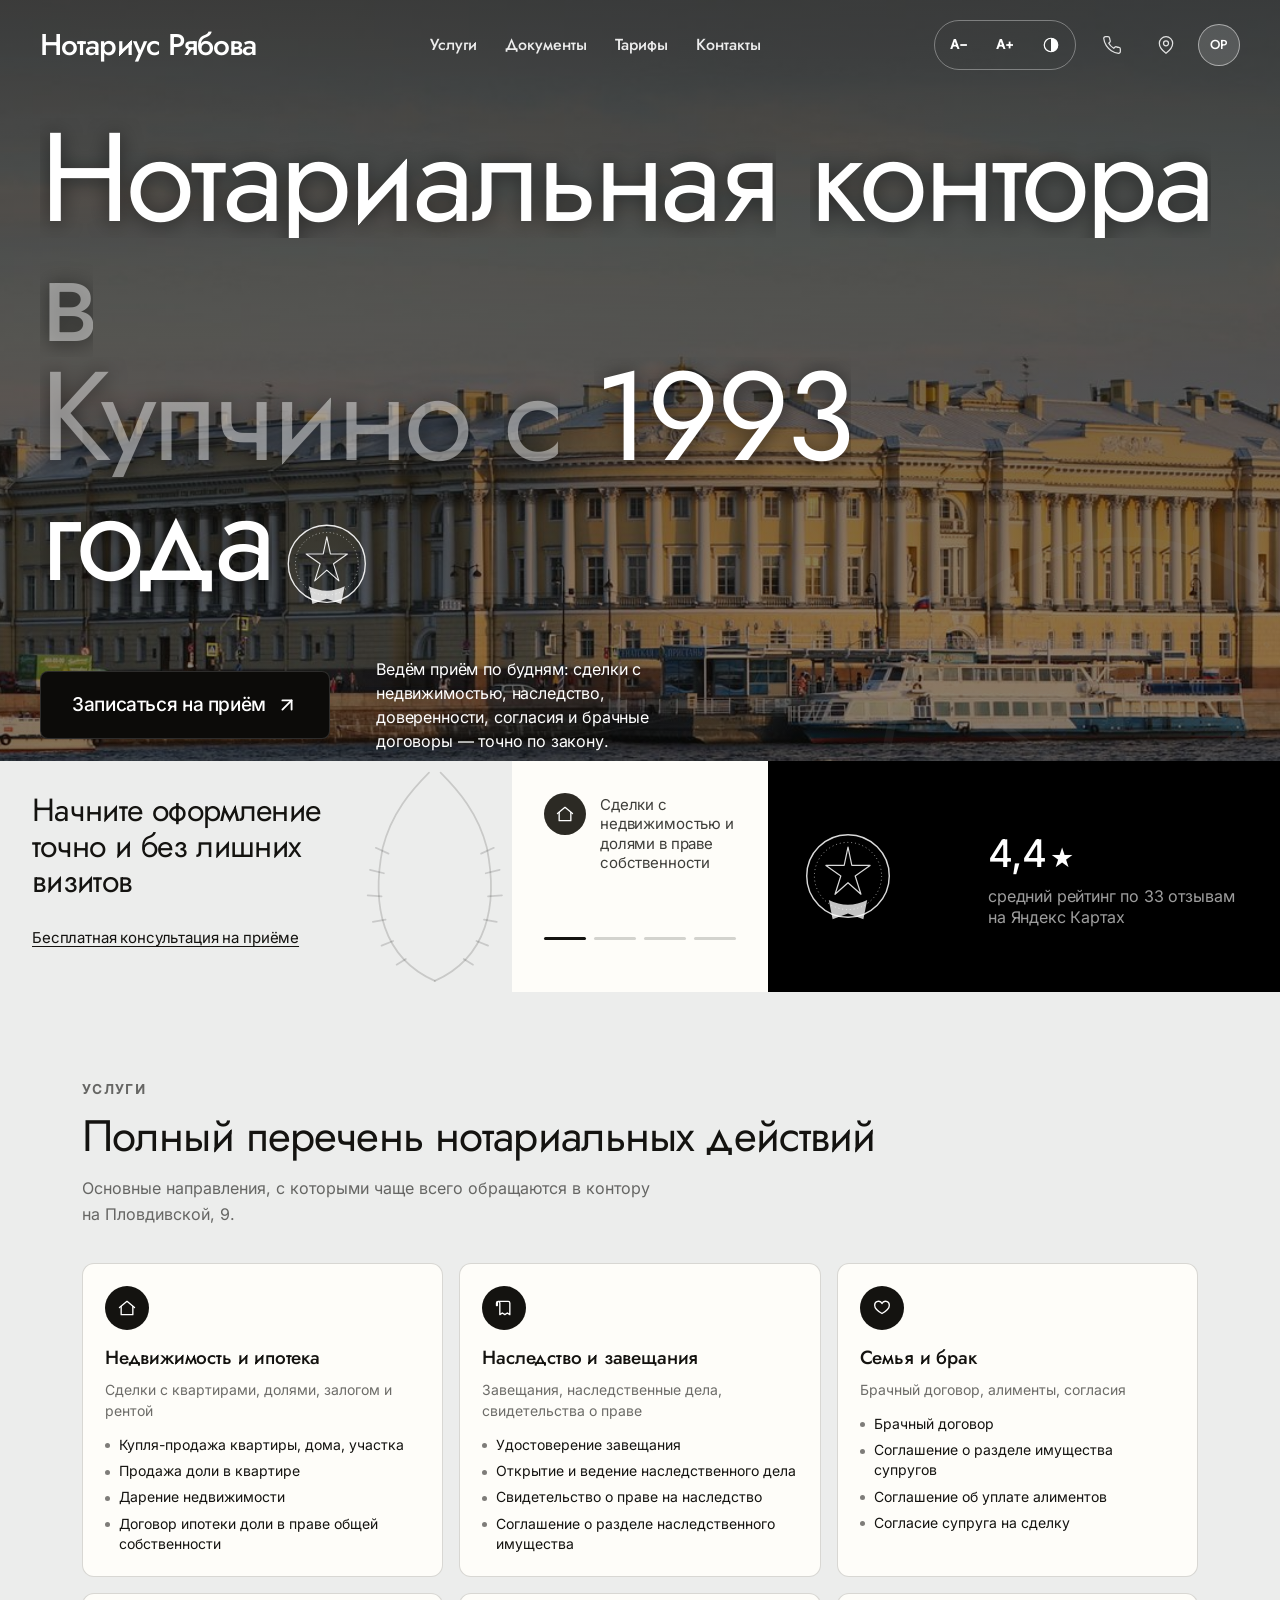
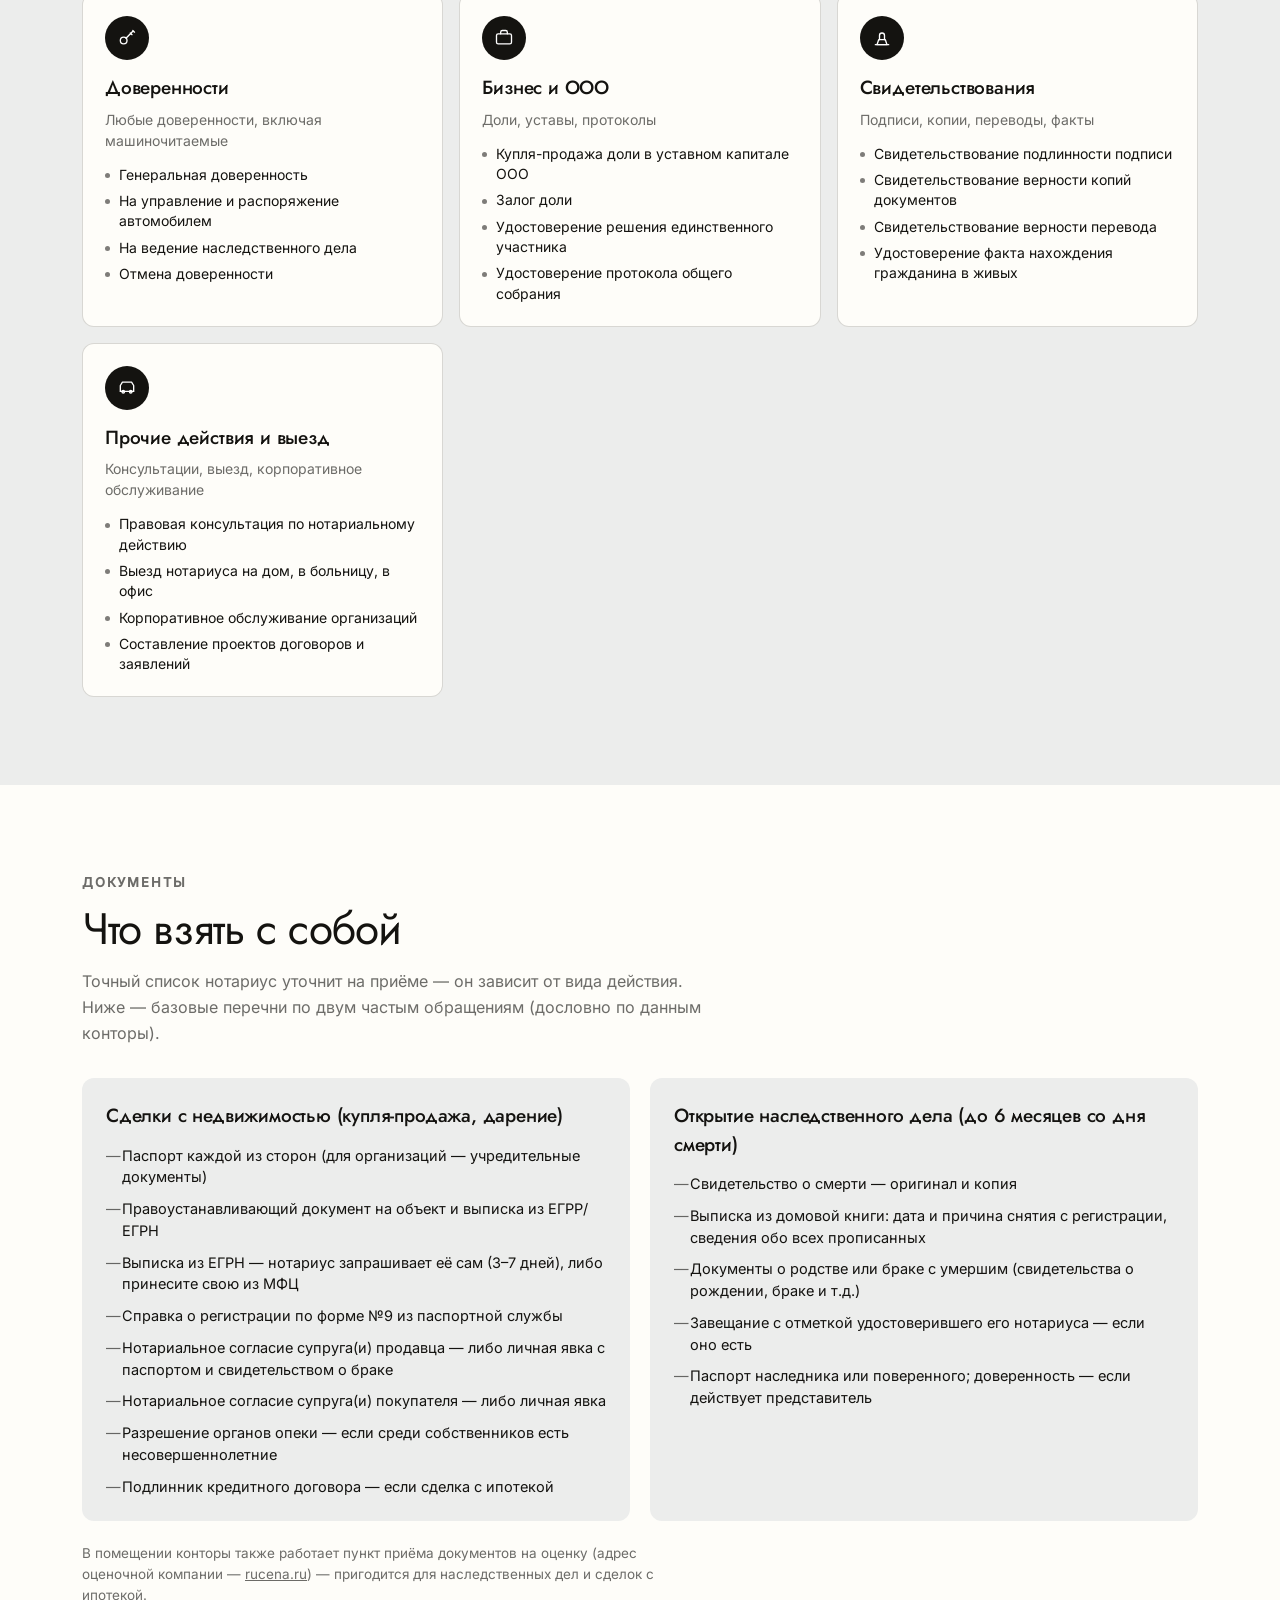
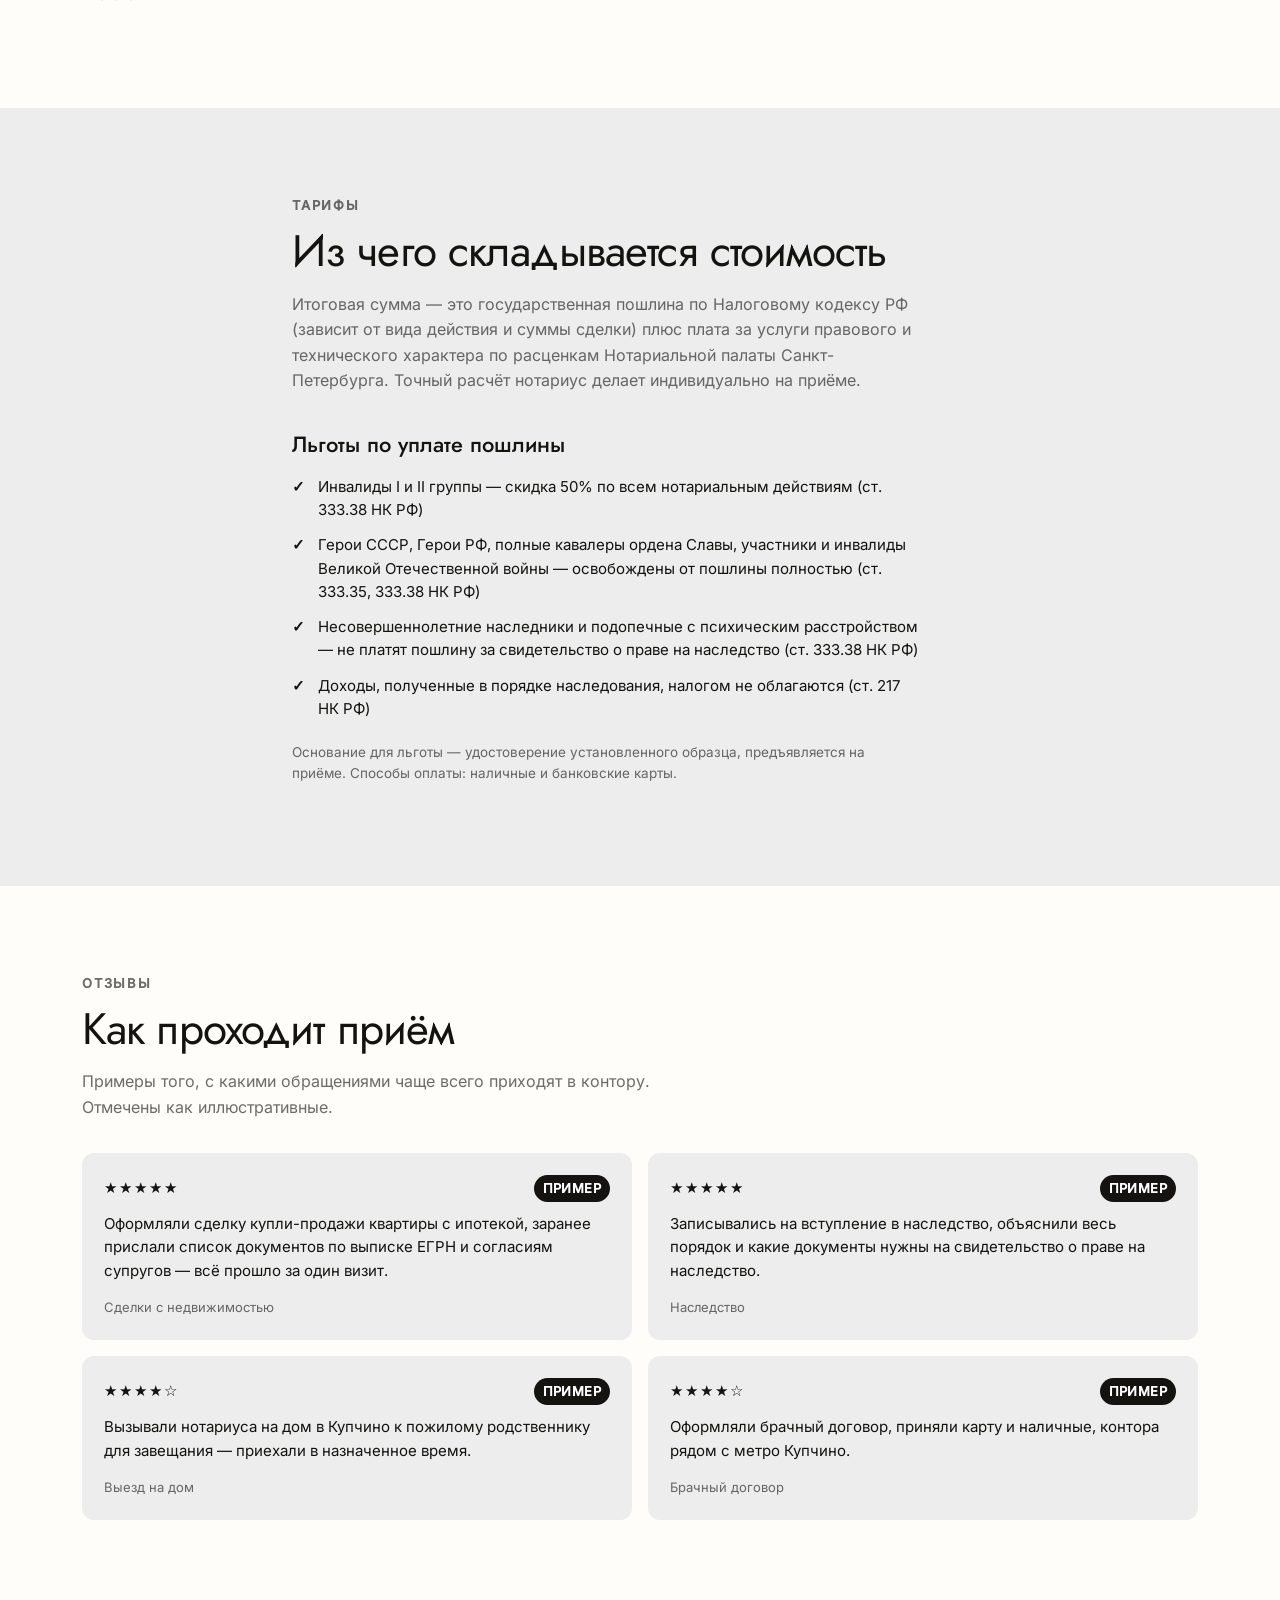
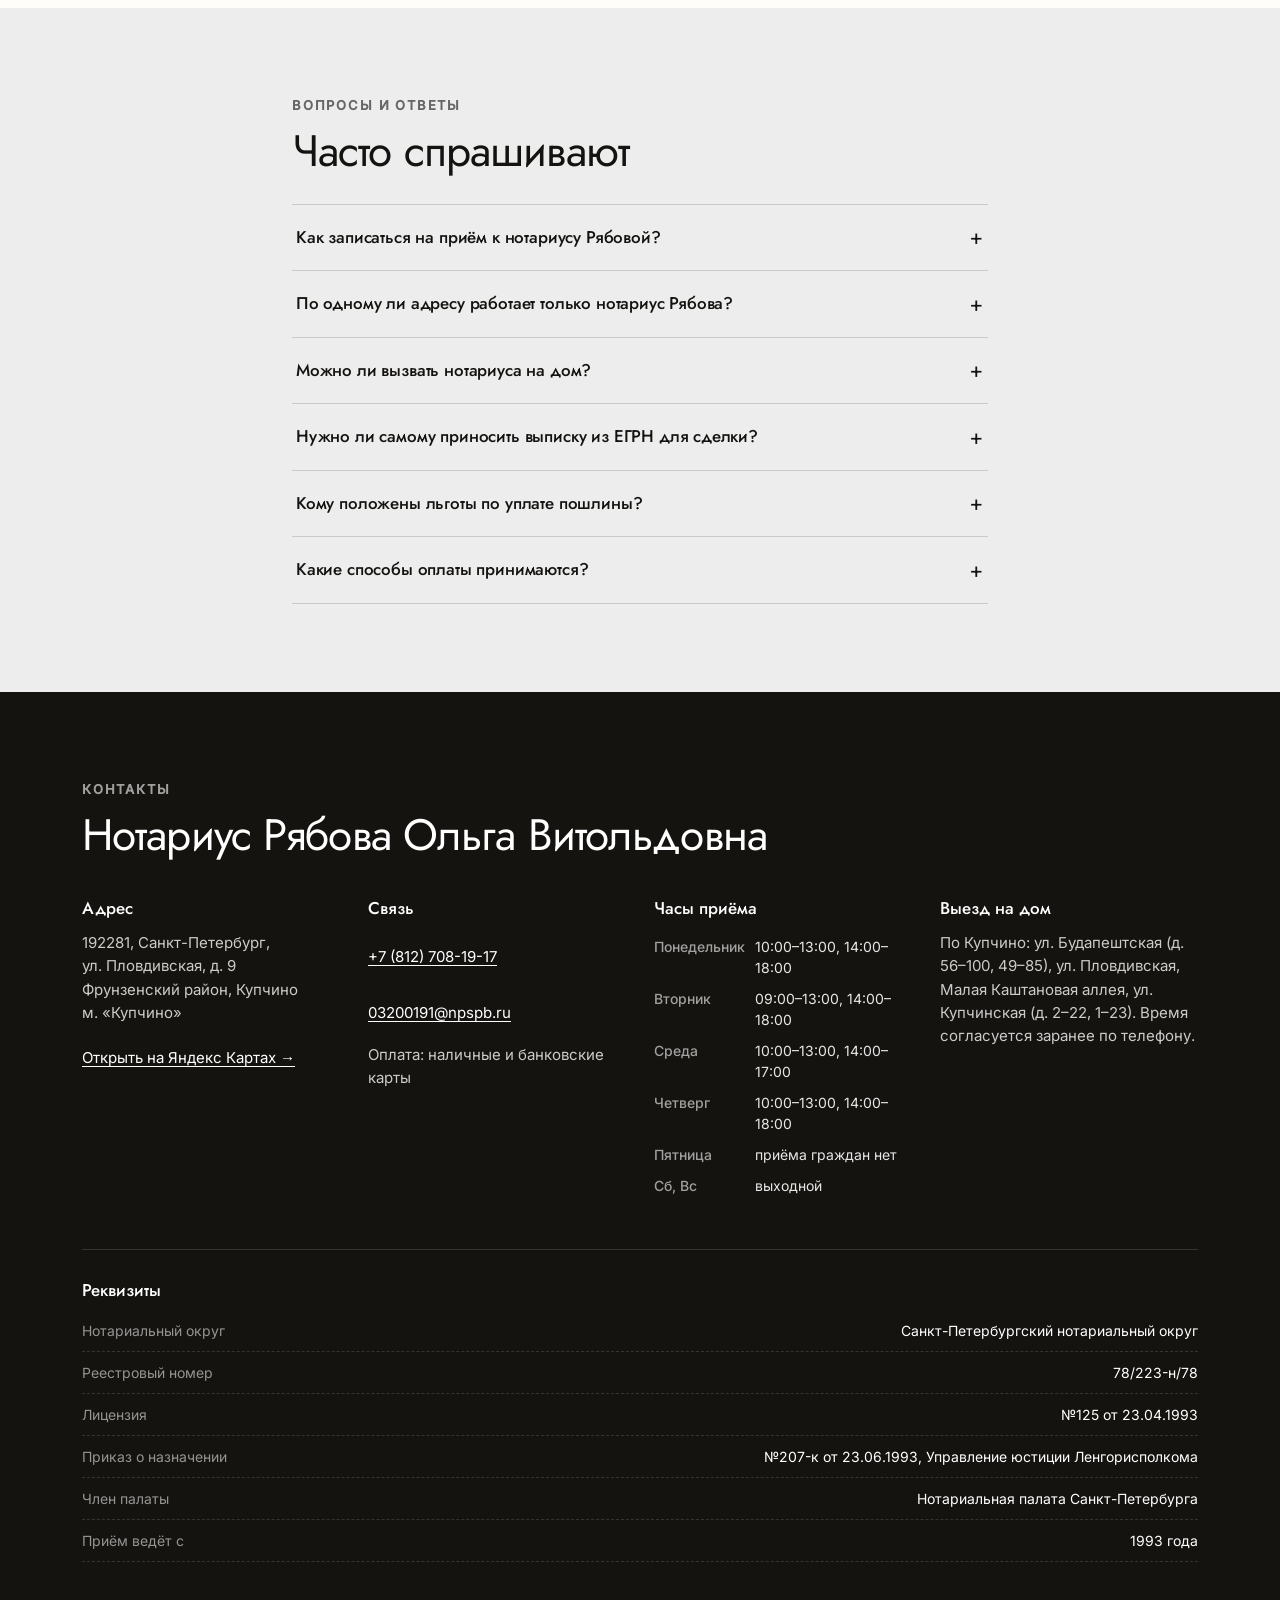
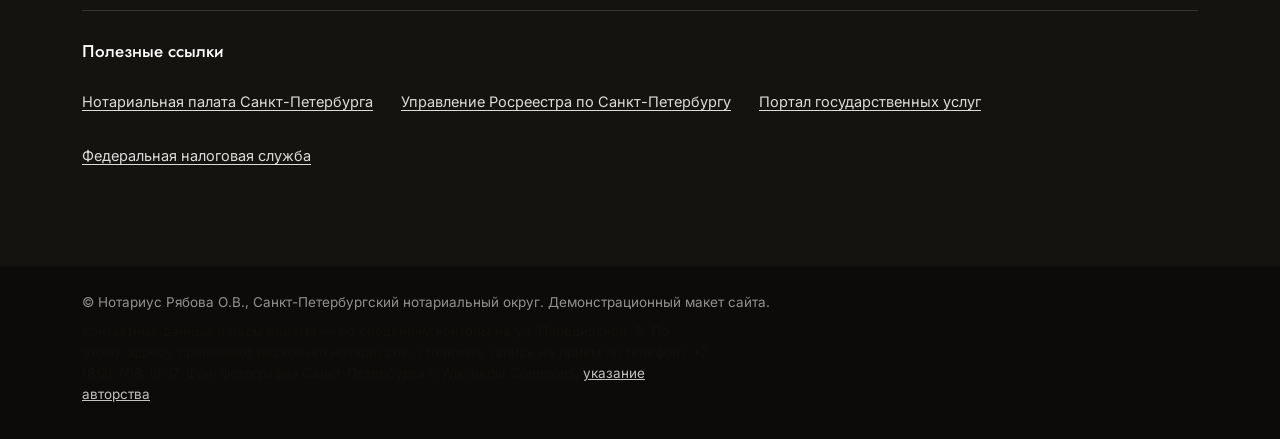
<file: index.html>
<!doctype html>
<html lang="ru">
<head>
<meta charset="UTF-8">
<meta name="viewport" content="width=device-width, initial-scale=1.0">
<title>Нотариус Рябова Ольга Витольдовна — Купчино, Пловдивская 9 | Санкт-Петербург</title>
<meta name="description" content="Нотариус Рябова Ольга Витольдовна, Санкт-Петербургский нотариальный округ, приём с 1993 года. Сделки с недвижимостью, наследство, доверенности, брачные договоры. Купчино, ул. Пловдивская, 9. Тел. +7 (812) 708-19-17.">
<meta name="robots" content="noindex, nofollow, noarchive">
<meta name="theme-color" content="#141310">
<link rel="canonical" href="https://kristall2002-art.github.io/v3-ryabova/">

<meta property="og:type" content="website">
<meta property="og:title" content="Нотариус Рябова Ольга Витольдовна — Купчино, Санкт-Петербург">
<meta property="og:description" content="Приём с 1993 года. Сделки с недвижимостью, наследство, доверенности, брачные договоры. Пловдивская, 9, м. Купчино.">
<meta property="og:image" content="img/bg-hero.jpg">
<meta property="og:locale" content="ru_RU">
<meta name="twitter:card" content="summary_large_image">

<link rel="stylesheet" href="styles.css">

<script type="application/ld+json">
{
  "@context": "https://schema.org",
  "@type": "Notary",
  "name": "Нотариус Рябова Ольга Витольдовна",
  "image": "img/bg-hero.jpg",
  "url": "https://kristall2002-art.github.io/v3-ryabova/",
  "telephone": "+7-812-708-19-17",
  "email": "03200191@npspb.ru",
  "priceRange": "по тарифу НК РФ",
  "paymentAccepted": "Наличные, банковские карты",
  "address": {
    "@type": "PostalAddress",
    "streetAddress": "ул. Пловдивская, д. 9",
    "addressLocality": "Санкт-Петербург",
    "addressRegion": "Санкт-Петербург",
    "postalCode": "192281",
    "addressCountry": "RU"
  },
  "geo": { "@type": "GeoCoordinates", "latitude": 59.8414922, "longitude": 30.3906568 },
  "areaServed": "Санкт-Петербургский нотариальный округ",
  "memberOf": { "@type": "Organization", "name": "Нотариальная палата Санкт-Петербурга" },
  "openingHoursSpecification": [
    { "@type": "OpeningHoursSpecification", "dayOfWeek": "Monday", "opens": "10:00", "closes": "13:00" },
    { "@type": "OpeningHoursSpecification", "dayOfWeek": "Monday", "opens": "14:00", "closes": "18:00" },
    { "@type": "OpeningHoursSpecification", "dayOfWeek": "Tuesday", "opens": "09:00", "closes": "13:00" },
    { "@type": "OpeningHoursSpecification", "dayOfWeek": "Tuesday", "opens": "14:00", "closes": "18:00" },
    { "@type": "OpeningHoursSpecification", "dayOfWeek": "Wednesday", "opens": "10:00", "closes": "13:00" },
    { "@type": "OpeningHoursSpecification", "dayOfWeek": "Wednesday", "opens": "14:00", "closes": "17:00" },
    { "@type": "OpeningHoursSpecification", "dayOfWeek": "Thursday", "opens": "10:00", "closes": "13:00" },
    { "@type": "OpeningHoursSpecification", "dayOfWeek": "Thursday", "opens": "14:00", "closes": "18:00" }
  ],
  "aggregateRating": { "@type": "AggregateRating", "ratingValue": "4.4", "reviewCount": "33" }
}
</script>
<script type="application/ld+json">
{
  "@context": "https://schema.org",
  "@type": "FAQPage",
  "mainEntity": [
    {
      "@type": "Question",
      "name": "Как записаться на приём к нотариусу Рябовой?",
      "acceptedAnswer": { "@type": "Answer", "text": "По телефону +7 (812) 708-19-17. Приём ведётся по будням: пн 10:00–13:00 и 14:00–18:00, вт 09:00–13:00 и 14:00–18:00, ср 10:00–13:00 и 14:00–17:00, чт 10:00–13:00 и 14:00–18:00. В пятницу приёма граждан нет, суббота и воскресенье — выходные." }
    },
    {
      "@type": "Question",
      "name": "По одному ли адресу работает только нотариус Рябова?",
      "acceptedAnswer": { "@type": "Answer", "text": "По адресу Пловдивская, 9 находится нотариальная контора, в которой ведут приём несколько независимых нотариусов. Чтобы попасть именно к нотариусу Рябовой О.В., звоните по её телефону +7 (812) 708-19-17." }
    },
    {
      "@type": "Question",
      "name": "Можно ли вызвать нотариуса на дом?",
      "acceptedAnswer": { "@type": "Answer", "text": "Да, в пределах Купчино — Будапештская, Пловдивская, Малая Каштановая аллея, Купчинская. Время выезда согласуется заранее по телефону." }
    },
    {
      "@type": "Question",
      "name": "Нужно ли самому приносить выписку из ЕГРН для сделки?",
      "acceptedAnswer": { "@type": "Answer", "text": "Нет, при удостоверении сделки нотариус самостоятельно запрашивает выписку из ЕГРН в электронном виде — это занимает от 3 до 7 дней. При желании собственник может получить выписку заранее сам через МФЦ." }
    },
    {
      "@type": "Question",
      "name": "Кому положены льготы по уплате пошлины?",
      "acceptedAnswer": { "@type": "Answer", "text": "Инвалиды I и II группы — скидка 50% по всем нотариальным действиям (ст. 333.38 НК РФ). Герои СССР и РФ, полные кавалеры ордена Славы, участники и инвалиды ВОВ — освобождены от пошлины полностью (ст. 333.35, 333.38 НК РФ). Несовершеннолетние наследники и подопечные с психическим расстройством не платят пошлину за свидетельство о праве на наследство." }
    },
    {
      "@type": "Question",
      "name": "Какие способы оплаты принимаются?",
      "acceptedAnswer": { "@type": "Answer", "text": "Наличные деньги и банковские карты." }
    }
  ]
}
</script>
</head>
<body>
<a class="skip-link" href="#main">Перейти к содержанию</a>

<div class="page">

  <!-- ===== HERO (полноэкранный, фон-фото) ===== -->
  <div class="hero" id="top">
    <picture class="hero-bg" aria-hidden="true">
      <source media="(max-width:760px)" srcset="img/bg-hero-mobile.jpg">
      <img src="img/bg-hero.jpg" alt="" width="1920" height="836" loading="eager" fetchpriority="high">
    </picture>
    <div class="hero-veil" aria-hidden="true"></div>

    <nav class="nav animate-fade-in" aria-label="Основная навигация">
      <a href="#top" class="brand animate-slide-left delay-200">Нотариус&nbsp;Рябова</a>

      <ul class="nav-links animate-fade-in delay-400">
        <li><a href="#services">Услуги</a></li>
        <li><a href="#documents">Документы</a></li>
        <li><a href="#tariffs">Тарифы</a></li>
        <li><a href="#contacts">Контакты</a></li>
      </ul>

      <div class="nav-tools animate-slide-right delay-300">
        <div class="a11y-box" role="group" aria-label="Настройки просмотра">
          <button type="button" data-fs="down" aria-label="Уменьшить размер текста">А&minus;</button>
          <button type="button" data-fs="up" aria-label="Увеличить размер текста">А+</button>
          <button type="button" data-contrast aria-label="Версия для слабовидящих" aria-pressed="false">
            <svg width="18" height="18" viewBox="0 0 24 24" fill="none" aria-hidden="true"><circle cx="12" cy="12" r="9" stroke="currentColor" stroke-width="1.6"/><path d="M12 3a9 9 0 0 1 0 18z" fill="currentColor"/></svg>
          </button>
        </div>
        <a class="icon-btn" href="tel:+78127081917" aria-label="Позвонить нотариусу">
          <svg width="20" height="20" viewBox="0 0 24 24" fill="none" stroke="currentColor" stroke-width="1.5" stroke-linecap="round" stroke-linejoin="round" aria-hidden="true"><path d="M22 16.92v3a2 2 0 0 1-2.18 2 19.79 19.79 0 0 1-8.63-3.07 19.5 19.5 0 0 1-6-6 19.79 19.79 0 0 1-3.07-8.67A2 2 0 0 1 4.11 2h3a2 2 0 0 1 2 1.72c.127.96.361 1.903.7 2.81a2 2 0 0 1-.45 2.11L8.09 9.91a16 16 0 0 0 6 6l1.27-1.27a2 2 0 0 1 2.11-.45c.907.339 1.85.573 2.81.7A2 2 0 0 1 22 16.92Z"/></svg>
        </a>
        <a class="icon-btn" href="#contacts" aria-label="Адрес и как добраться">
          <svg width="20" height="20" viewBox="0 0 24 24" fill="none" stroke="currentColor" stroke-width="1.5" stroke-linecap="round" stroke-linejoin="round" aria-hidden="true"><path d="M20 10c0 6-8 12-8 12s-8-6-8-12a8 8 0 0 1 16 0Z"/><circle cx="12" cy="10" r="3"/></svg>
        </a>
        <span class="avatar" aria-hidden="true">ОР</span>
        <button type="button" id="menuBtn" class="burger" aria-label="Открыть меню" aria-expanded="false" aria-controls="mobileMenu">
          <svg width="24" height="24" viewBox="0 0 24 24" fill="none" stroke="currentColor" stroke-width="2" stroke-linecap="round" aria-hidden="true"><line x1="4" x2="20" y1="12" y2="12"/><line x1="4" x2="20" y1="6" y2="6"/><line x1="4" x2="20" y1="18" y2="18"/></svg>
        </button>
      </div>
    </nav>

    <div id="mobileMenu" class="mobile-menu" aria-hidden="true">
      <button type="button" id="closeMenuBtn" class="close-menu" aria-label="Закрыть меню">
        <svg width="26" height="26" viewBox="0 0 24 24" fill="none" stroke="currentColor" stroke-width="2" stroke-linecap="round" aria-hidden="true"><path d="M18 6 6 18"/><path d="m6 6 12 12"/></svg>
      </button>
      <ul>
        <li><a href="#services">Услуги</a></li>
        <li><a href="#documents">Документы</a></li>
        <li><a href="#tariffs">Тарифы</a></li>
        <li><a href="#contacts">Контакты</a></li>
      </ul>
      <div class="a11y-box mobile-a11y" role="group" aria-label="Настройки просмотра">
        <button type="button" data-fs="down" aria-label="Уменьшить размер текста">А&minus;</button>
        <button type="button" data-fs="up" aria-label="Увеличить размер текста">А+</button>
        <button type="button" data-contrast aria-label="Версия для слабовидящих" aria-pressed="false">Контраст</button>
      </div>
    </div>

    <main id="main">
    <section class="hero-body">
      <h1 class="headline">
        <span class="wr"><span style="animation-delay:.3s" class="on">Нотариальная</span></span>
        <span class="wr"><span style="animation-delay:.4s" class="on">контора</span></span>
        <span class="wr"><span style="animation-delay:.5s" class="dim">в</span></span>
        <br>
        <span class="wr"><span style="animation-delay:.6s" class="dim">Купчино</span></span>
        <span class="wr"><span style="animation-delay:.7s" class="dim">с</span></span>
        <span class="wr"><span style="animation-delay:.8s" class="on">1993</span></span>
        <br>
        <span class="wr"><span style="animation-delay:.9s" class="on">года</span></span><span class="seal-inline animate-scale-in delay-1000" aria-hidden="true"><svg viewBox="0 0 200 200" xmlns="http://www.w3.org/2000/svg"><circle cx="100" cy="100" r="86" fill="none" stroke="currentColor" stroke-width="3"/><circle cx="100" cy="100" r="70" fill="none" stroke="currentColor" stroke-width="1.5" stroke-dasharray="2 6"/><path d="M100 40 108 78 146 78 115 100 127 138 100 114 73 138 85 100 54 78 92 78 Z" fill="none" stroke="currentColor" stroke-width="2.5" stroke-linejoin="round"/><path d="M60 150 Q100 170 140 150 L132 190 100 178 68 190 Z" fill="currentColor" opacity=".9"/></svg></span>
      </h1>

      <div class="cta-row animate-fade-up delay-600">
        <a class="cta-btn" href="tel:+78127081917">
          Записаться на приём
          <svg width="22" height="22" viewBox="0 0 24 24" fill="none" stroke="currentColor" stroke-width="2" stroke-linecap="round" stroke-linejoin="round" aria-hidden="true"><path d="M7 7h10v10"/><path d="M7 17 17 7"/></svg>
        </a>
        <p class="cta-text">Ведём приём по будням: сделки с недвижимостью, наследство, доверенности, согласия и брачные договоры — точно по закону.</p>
      </div>
    </section>

    <div class="emblem-mobile animate-scale-in delay-800" aria-hidden="true"><svg viewBox="0 0 200 200" xmlns="http://www.w3.org/2000/svg"><circle cx="100" cy="100" r="86" fill="none" stroke="currentColor" stroke-width="3"/><circle cx="100" cy="100" r="70" fill="none" stroke="currentColor" stroke-width="1.5" stroke-dasharray="2 6"/><path d="M100 40 108 78 146 78 115 100 127 138 100 114 73 138 85 100 54 78 92 78 Z" fill="none" stroke="currentColor" stroke-width="2.5" stroke-linejoin="round"/><path d="M60 150 Q100 170 140 150 L132 190 100 178 68 190 Z" fill="currentColor" opacity=".9"/></svg></div>

    <!-- ===== 3-панельная полоса ===== -->
    <div class="panels">
      <div class="panel panel-1 animate-fade-up delay-900">
        <p class="panel-1-text">Начните оформление точно и без&nbsp;лишних визитов</p>
        <a class="panel-link" href="tel:+78127081917">Бесплатная консультация на приёме</a>
        <div class="panel-1-deco" aria-hidden="true"><svg viewBox="0 0 300 400" xmlns="http://www.w3.org/2000/svg"><g fill="none" stroke="currentColor" stroke-width="3" stroke-linecap="round"><path d="M150 380 C60 340 40 250 60 150 C75 90 110 50 140 20"/><path d="M150 380 C240 340 260 250 240 150 C225 90 190 50 160 20"/><path d="M70 160 L48 150"/><path d="M62 194 L38 188"/><path d="M58 234 L34 232"/><path d="M65 274 L43 278"/><path d="M78 311 L58 319"/><path d="M100 342 L84 352"/><path d="M230 160 L252 150"/><path d="M238 194 L262 188"/><path d="M242 234 L266 232"/><path d="M235 274 L257 278"/><path d="M222 311 L242 319"/><path d="M200 342 L216 352"/></g></svg></div>
      </div>

      <div class="panel panel-2 animate-fade-up delay-1000">
        <div class="cards" id="cardContainer"></div>
        <div class="dots" id="cardDots" role="tablist" aria-label="Категории услуг"></div>
      </div>

      <div class="panel panel-3 animate-fade-up delay-1100">
        <div class="panel-3-ico" aria-hidden="true"><svg viewBox="0 0 200 200" xmlns="http://www.w3.org/2000/svg"><circle cx="100" cy="100" r="86" fill="none" stroke="currentColor" stroke-width="3"/><circle cx="100" cy="100" r="70" fill="none" stroke="currentColor" stroke-width="1.5" stroke-dasharray="2 6"/><path d="M100 40 108 78 146 78 115 100 127 138 100 114 73 138 85 100 54 78 92 78 Z" fill="none" stroke="currentColor" stroke-width="2.5" stroke-linejoin="round"/><path d="M60 150 Q100 170 140 150 L132 190 100 178 68 190 Z" fill="currentColor" opacity=".9"/></svg></div>
        <div>
          <p class="stat-num">4,4<span class="stat-star">★</span></p>
          <p class="stat-text">средний рейтинг по 33 отзывам на Яндекс Картах</p>
        </div>
      </div>
    </div>

    <div class="emblem-desktop animate-scale-in delay-700" aria-hidden="true"><svg viewBox="0 0 200 200" xmlns="http://www.w3.org/2000/svg"><circle cx="100" cy="100" r="86" fill="none" stroke="currentColor" stroke-width="3"/><circle cx="100" cy="100" r="70" fill="none" stroke="currentColor" stroke-width="1.5" stroke-dasharray="2 6"/><path d="M100 40 108 78 146 78 115 100 127 138 100 114 73 138 85 100 54 78 92 78 Z" fill="none" stroke="currentColor" stroke-width="2.5" stroke-linejoin="round"/><path d="M60 150 Q100 170 140 150 L132 190 100 178 68 190 Z" fill="currentColor" opacity=".9"/></svg></div>
    </div><!-- /hero -->
  </div>

  <!-- ===== УСЛУГИ ===== -->
  <section id="services" class="section section-mist" aria-labelledby="services-h">
    <div class="wrap">
      <p class="kicker">Услуги</p>
      <h2 id="services-h" class="h2">Полный перечень нотариальных действий</h2>
      <p class="lead">Основные направления, с которыми чаще всего обращаются в контору на&nbsp;Пловдивской, 9.</p>
      <div class="svc-grid" id="svcGrid"></div>
    </div>
  </section>

  <!-- ===== ДОКУМЕНТЫ ===== -->
  <section id="documents" class="section section-paper" aria-labelledby="documents-h">
    <div class="wrap">
      <p class="kicker">Документы</p>
      <h2 id="documents-h" class="h2">Что взять с собой</h2>
      <p class="lead">Точный список нотариус уточнит на приёме — он зависит от вида действия. Ниже — базовые перечни по двум частым обращениям (дословно по данным конторы).</p>

      <div class="doc-grid">
        <article class="doc-card">
          <h3>Сделки с недвижимостью (купля-продажа, дарение)</h3>
          <ul>
            <li>Паспорт каждой из сторон (для организаций — учредительные документы)</li>
            <li>Правоустанавливающий документ на объект и выписка из ЕГРР/ЕГРН</li>
            <li>Выписка из ЕГРН — нотариус запрашивает её сам (3–7 дней), либо принесите свою из МФЦ</li>
            <li>Справка о регистрации по форме №9 из паспортной службы</li>
            <li>Нотариальное согласие супруга(и) продавца — либо личная явка с паспортом и свидетельством о браке</li>
            <li>Нотариальное согласие супруга(и) покупателя — либо личная явка</li>
            <li>Разрешение органов опеки — если среди собственников есть несовершеннолетние</li>
            <li>Подлинник кредитного договора — если сделка с ипотекой</li>
          </ul>
        </article>

        <article class="doc-card">
          <h3>Открытие наследственного дела (до 6 месяцев со дня смерти)</h3>
          <ul>
            <li>Свидетельство о смерти — оригинал и копия</li>
            <li>Выписка из домовой книги: дата и причина снятия с регистрации, сведения обо всех прописанных</li>
            <li>Документы о родстве или браке с умершим (свидетельства о рождении, браке и т.д.)</li>
            <li>Завещание с отметкой удостоверившего его нотариуса — если оно есть</li>
            <li>Паспорт наследника или поверенного; доверенность — если действует представитель</li>
          </ul>
        </article>
      </div>

      <p class="fine-note">В помещении конторы также работает пункт приёма документов на оценку (адрес оценочной компании — <a href="https://rucena.ru/" target="_blank" rel="noopener">rucena.ru</a>) — пригодится для наследственных дел и сделок с ипотекой.</p>
    </div>
  </section>

  <!-- ===== ТАРИФЫ ===== -->
  <section id="tariffs" class="section section-mist" aria-labelledby="tariffs-h">
    <div class="wrap wrap-narrow">
      <p class="kicker">Тарифы</p>
      <h2 id="tariffs-h" class="h2">Из чего складывается стоимость</h2>
      <p class="lead">Итоговая сумма — это государственная пошлина по Налоговому кодексу РФ (зависит от вида действия и суммы сделки) плюс плата за услуги правового и технического характера по расценкам Нотариальной палаты Санкт-Петербурга. Точный расчёт нотариус делает индивидуально на приёме.</p>

      <h3 class="h3">Льготы по уплате пошлины</h3>
      <ul class="check-list">
        <li>Инвалиды I и II группы — скидка 50% по всем нотариальным действиям (ст. 333.38 НК РФ)</li>
        <li>Герои СССР, Герои РФ, полные кавалеры ордена Славы, участники и инвалиды Великой Отечественной войны — освобождены от пошлины полностью (ст. 333.35, 333.38 НК РФ)</li>
        <li>Несовершеннолетние наследники и подопечные с психическим расстройством — не платят пошлину за свидетельство о праве на наследство (ст. 333.38 НК РФ)</li>
        <li>Доходы, полученные в порядке наследования, налогом не облагаются (ст. 217 НК РФ)</li>
      </ul>
      <p class="fine-note">Основание для льготы — удостоверение установленного образца, предъявляется на приёме. Способы оплаты: наличные и банковские карты.</p>
    </div>
  </section>

  <!-- ===== ОТЗЫВЫ ===== -->
  <section id="reviews" class="section section-paper" aria-labelledby="reviews-h">
    <div class="wrap">
      <p class="kicker">Отзывы</p>
      <h2 id="reviews-h" class="h2">Как проходит приём</h2>
      <p class="lead">Примеры того, с какими обращениями чаще всего приходят в контору. Отмечены как иллюстративные.</p>
      <div class="rev-grid" id="revGrid"></div>
    </div>
  </section>

  <!-- ===== FAQ ===== -->
  <section id="faq" class="section section-mist" aria-labelledby="faq-h">
    <div class="wrap wrap-narrow">
      <p class="kicker">Вопросы и ответы</p>
      <h2 id="faq-h" class="h2">Часто спрашивают</h2>
      <div class="accordion" id="faqList"></div>
    </div>
  </section>

  <!-- ===== КОНТАКТЫ ===== -->
  <section id="contacts" class="section section-dark" aria-labelledby="contacts-h">
    <div class="wrap">
      <p class="kicker kicker-light">Контакты</p>
      <h2 id="contacts-h" class="h2 h2-light">Нотариус Рябова Ольга Витольдовна</h2>

      <div class="contact-grid">
        <div class="contact-block">
          <h3>Адрес</h3>
          <p>192281, Санкт-Петербург,<br>ул. Пловдивская, д. 9<br>Фрунзенский район, Купчино<br>м. «Купчино»</p>
          <a class="text-link" href="https://yandex.ru/maps/org/1414993983/" target="_blank" rel="noopener">Открыть на Яндекс Картах →</a>
        </div>
        <div class="contact-block">
          <h3>Связь</h3>
          <p><a class="text-link" href="tel:+78127081917">+7 (812) 708-19-17</a></p>
          <p><a class="text-link" href="mailto:03200191@npspb.ru">03200191@npspb.ru</a></p>
          <p class="fine-note">Оплата: наличные и банковские карты</p>
        </div>
        <div class="contact-block">
          <h3>Часы приёма</h3>
          <table class="hours">
            <tbody>
              <tr><th>Понедельник</th><td>10:00–13:00, 14:00–18:00</td></tr>
              <tr><th>Вторник</th><td>09:00–13:00, 14:00–18:00</td></tr>
              <tr><th>Среда</th><td>10:00–13:00, 14:00–17:00</td></tr>
              <tr><th>Четверг</th><td>10:00–13:00, 14:00–18:00</td></tr>
              <tr><th>Пятница</th><td>приёма граждан нет</td></tr>
              <tr><th>Сб, Вс</th><td>выходной</td></tr>
            </tbody>
          </table>
        </div>
        <div class="contact-block">
          <h3>Выезд на дом</h3>
          <p>По Купчино: ул. Будапештская (д. 56–100, 49–85), ул. Пловдивская, Малая Каштановая аллея, ул. Купчинская (д. 2–22, 1–23). Время согласуется заранее по телефону.</p>
        </div>
      </div>

      <div class="requisites">
        <h3>Реквизиты</h3>
        <ul>
          <li><span>Нотариальный округ</span><span>Санкт-Петербургский нотариальный округ</span></li>
          <li><span>Реестровый номер</span><span>78/223-н/78</span></li>
          <li><span>Лицензия</span><span>№125 от 23.04.1993</span></li>
          <li><span>Приказ о назначении</span><span>№207-к от 23.06.1993, Управление юстиции Ленгорисполкома</span></li>
          <li><span>Член палаты</span><span>Нотариальная палата Санкт-Петербурга</span></li>
          <li><span>Приём ведёт с</span><span>1993 года</span></li>
        </ul>
      </div>

      <div class="useful-links">
        <h3>Полезные ссылки</h3>
        <ul>
          <li><a href="http://www.npspb.ru/" target="_blank" rel="noopener">Нотариальная палата Санкт-Петербурга</a></li>
          <li><a href="http://www.to78.rosreestr.ru/" target="_blank" rel="noopener">Управление Росреестра по Санкт-Петербургу</a></li>
          <li><a href="https://www.gosuslugi.ru/" target="_blank" rel="noopener">Портал государственных услуг</a></li>
          <li><a href="https://www.nalog.gov.ru/" target="_blank" rel="noopener">Федеральная налоговая служба</a></li>
        </ul>
      </div>
    </div>
  </section>

  <footer class="site-footer">
    <div class="wrap footer-wrap">
      <p>© Нотариус Рябова О.В., Санкт-Петербургский нотариальный округ. Демонстрационный макет сайта.</p>
      <p class="fine-note">Контактные данные и часы приёма — по сведениям конторы на ул. Пловдивской, 9. По этому адресу принимают несколько нотариусов; уточняйте запись на приём по телефону +7 (812) 708-19-17. Фон: фотография Санкт-Петербурга с Wikimedia Commons, <a href="credits.html">указание авторства</a>.</p>
    </div>
  </footer>

</div>

<script src="script.js"></script>
</body>
</html>
</file>
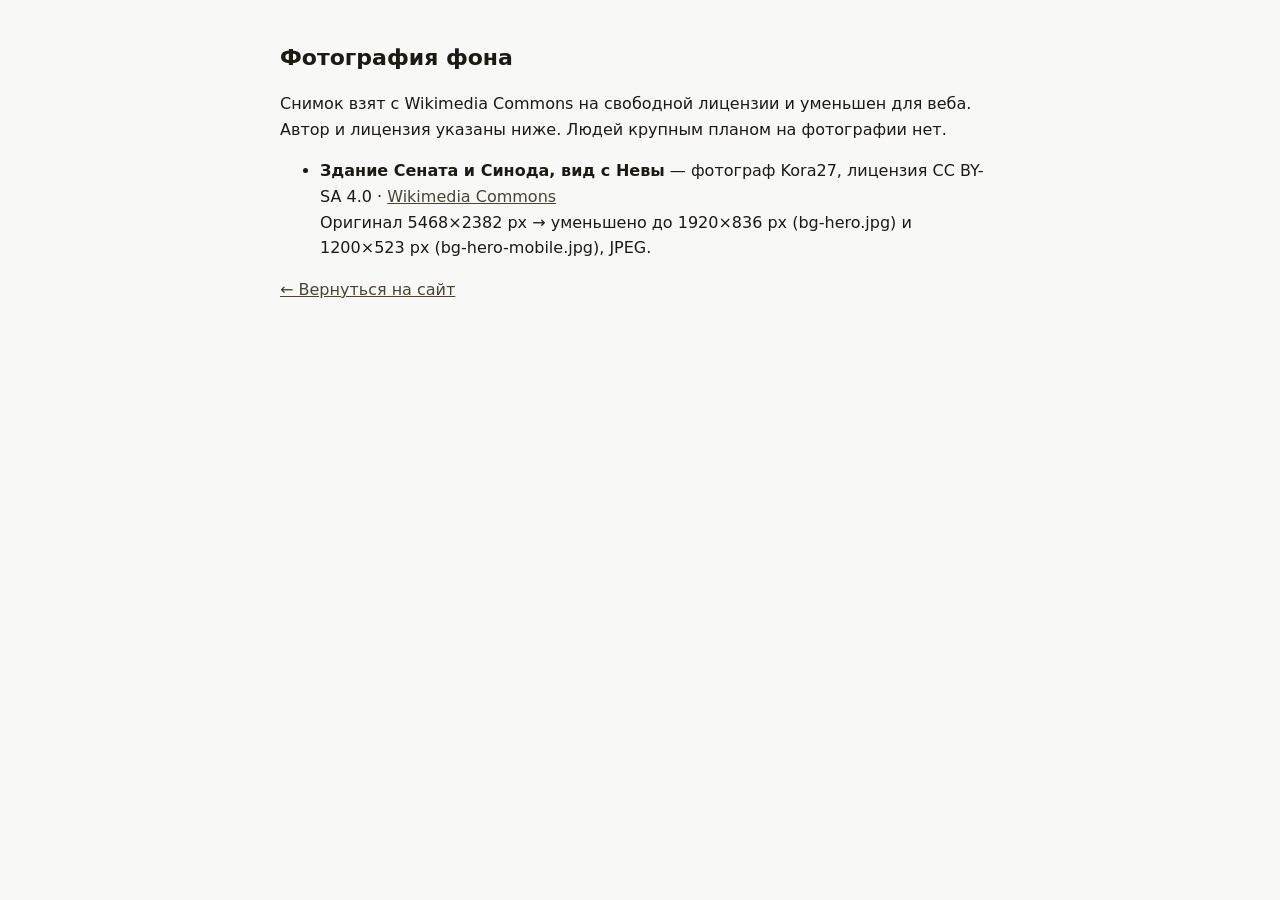
<file: credits.html>
<!doctype html>
<html lang="ru"><head><meta charset="utf-8"><meta name="viewport" content="width=device-width,initial-scale=1"><meta name="robots" content="noindex, nofollow, noarchive"><title>Фотография фона — Нотариус Рябова</title><style>body{max-width:720px;margin:40px auto;padding:0 20px;font:16px/1.6 system-ui,Segoe UI,Arial,sans-serif;color:#1c1a15;background:#f8f8f6}h1{font-size:22px}li{margin:0 0 12px}a{color:#4a4436}</style></head><body>
<h1>Фотография фона</h1>
<p>Снимок взят с Wikimedia Commons на свободной лицензии и уменьшен для веба. Автор и лицензия указаны ниже. Людей крупным планом на фотографии нет.</p>
<ul>
<li><b>Здание Сената и Синода, вид с Невы</b> — фотограф Kora27, лицензия CC BY-SA 4.0 · <a href="https://commons.wikimedia.org/wiki/File:%D0%97%D0%B4%D0%B0%D0%BD%D0%B8%D0%B5_%D0%A1%D0%B5%D0%BD%D0%B0%D1%82%D0%B0_%D0%B8_%D0%A1%D0%B8%D0%BD%D0%BE%D0%B4%D0%B0,_%D0%B2%D0%B8%D0%B4_%D1%81_%D0%9D%D0%B5%D0%B2%D1%8B_2H1A7850WI.jpg" target="_blank" rel="noopener">Wikimedia Commons</a><br>Оригинал 5468×2382&nbsp;px → уменьшено до 1920×836&nbsp;px (bg-hero.jpg) и 1200×523&nbsp;px (bg-hero-mobile.jpg), JPEG.</li>
</ul>
<p><a href="index.html">← Вернуться на сайт</a></p>
</body></html>
</file>
<file: styles.css>
/* ==========================================================================
   Нотариус Рябова О.В. — демо v3
   Первый экран (hero, navbar, headline word-reveal, CTA, 3-панельная полоса)
   собран строго по дизайн-промпту wellness-balance.md: полноэкранное фото,
   navbar, заголовок с пословным появлением, CTA, полоса из трёх панелей.
   Палитра и анимации промпта сохранены, лексика — нотариальная, сдержанная.
   ========================================================================== */

@font-face{font-family:'Jost';font-style:normal;font-weight:400;font-display:swap;
  src:url('assets/fonts/jost-400-latin.woff2') format('woff2');
  unicode-range:U+0000-00FF,U+0131,U+0152-0153,U+02BB-02BC,U+2000-206F,U+2074,U+20AC,U+2122,U+2191,U+2193,U+2212,U+2215,U+FEFF,U+FFFD;}
@font-face{font-family:'Jost';font-style:normal;font-weight:400;font-display:swap;
  src:url('assets/fonts/jost-400-cyrillic.woff2') format('woff2');
  unicode-range:U+0301,U+0400-045F,U+0490-0491,U+04B0-04B1,U+2116;}
@font-face{font-family:'Jost';font-style:normal;font-weight:500;font-display:swap;
  src:url('assets/fonts/jost-500-latin.woff2') format('woff2');
  unicode-range:U+0000-00FF,U+0131,U+0152-0153,U+02BB-02BC,U+2000-206F,U+2074,U+20AC,U+2122,U+2191,U+2193,U+2212,U+2215,U+FEFF,U+FFFD;}
@font-face{font-family:'Jost';font-style:normal;font-weight:500;font-display:swap;
  src:url('assets/fonts/jost-500-cyrillic.woff2') format('woff2');
  unicode-range:U+0301,U+0400-045F,U+0490-0491,U+04B0-04B1,U+2116;}
@font-face{font-family:'Inter';font-style:normal;font-weight:400;font-display:swap;
  src:url('assets/fonts/inter-400-latin.woff2') format('woff2');
  unicode-range:U+0000-00FF,U+0131,U+0152-0153,U+02BB-02BC,U+2000-206F,U+2074,U+20AC,U+2122,U+2191,U+2193,U+2212,U+2215,U+FEFF,U+FFFD;}
@font-face{font-family:'Inter';font-style:normal;font-weight:400;font-display:swap;
  src:url('assets/fonts/inter-400-cyrillic.woff2') format('woff2');
  unicode-range:U+0301,U+0400-045F,U+0490-0491,U+04B0-04B1,U+2116;}
@font-face{font-family:'Inter';font-style:normal;font-weight:500;font-display:swap;
  src:url('assets/fonts/inter-500-latin.woff2') format('woff2');
  unicode-range:U+0000-00FF,U+0131,U+0152-0153,U+02BB-02BC,U+2000-206F,U+2074,U+20AC,U+2122,U+2191,U+2193,U+2212,U+2215,U+FEFF,U+FFFD;}
@font-face{font-family:'Inter';font-style:normal;font-weight:500;font-display:swap;
  src:url('assets/fonts/inter-500-cyrillic.woff2') format('woff2');
  unicode-range:U+0301,U+0400-045F,U+0490-0491,U+04B0-04B1,U+2116;}

:root{
  --ink:#141310;
  --paper:#FEFDF9;
  --mist:#ECEDEC;
  --line: rgba(20,19,16,.16);
  --muted: rgba(20,19,16,.62);
  --white-45: rgba(255,255,255,.45);
  --font-head:'Jost',sans-serif;
  --font-body:'Inter',sans-serif;
  --fs-scale:1;
}

*{box-sizing:border-box}
html{-webkit-text-size-adjust:100%;text-size-adjust:100%}
body{
  margin:0;padding:0;
  background:var(--paper);color:var(--ink);
  font-family:var(--font-body);
  font-size:calc(16px * var(--fs-scale));
  line-height:1.5;
  -webkit-font-smoothing:antialiased;
}
img{max-width:100%;display:block}
a{color:inherit}
ul{list-style:none;margin:0;padding:0}
button{font:inherit;background:none;border:0;cursor:pointer;color:inherit}
.wrap{max-width:1180px;margin:0 auto;padding:0 20px}
@media(min-width:768px){.wrap{padding:0 32px}}
@media(min-width:1440px){.wrap{padding:0 40px}}
.wrap-narrow{max-width:760px}

.skip-link{position:absolute;left:-999px;top:0;background:#000;color:#fff;padding:10px 16px;z-index:100;border-radius:0 0 6px 0}
.skip-link:focus{left:0}

/* ===================== HERO ===================== */
.page{overflow-x:hidden}
.hero{position:relative;min-height:100vh;display:flex;flex-direction:column;overflow:hidden;background:#1a1812}
.hero-bg{position:absolute;inset:0;z-index:0}
.hero-bg img{width:100%;height:100%;object-fit:cover;object-position:center}
.hero-veil{position:absolute;inset:0;z-index:1;
  background:
    linear-gradient(180deg, rgba(10,9,6,.72) 0%, rgba(10,9,6,.54) 42%, rgba(10,9,6,.46) 66%, rgba(10,9,6,.66) 100%);
}

.nav{position:relative;z-index:20;display:flex;align-items:center;justify-content:space-between;
  padding:16px 20px;gap:12px}
@media(min-width:768px){.nav{padding:18px 32px}}
@media(min-width:1024px){.nav{padding:20px 40px}}

.brand{font-family:var(--font-head);font-weight:500;font-size:22px;line-height:44px;letter-spacing:-0.03em;color:#fff;text-decoration:none;white-space:nowrap;display:inline-block}
@media(min-width:768px){.brand{font-size:26px}}
@media(min-width:1024px){.brand{font-size:30px}}

.nav-links{display:none;gap:28px;font-family:var(--font-head);font-weight:500;font-size:16px;color:rgba(255,255,255,.9)}
@media(min-width:900px){.nav-links{display:flex}}
.nav-links a{text-decoration:none;transition:color .2s ease;display:inline-flex;align-items:center;min-height:44px}
.nav-links a:hover,.nav-links a:focus-visible{color:#fff}

.nav-tools{display:flex;align-items:center;gap:6px}
@media(min-width:768px){.nav-tools{gap:10px}}
.nav-tools .a11y-box,.nav-tools .icon-btn{display:none}
@media(min-width:900px){.nav-tools .a11y-box,.nav-tools .icon-btn{display:flex}}

.a11y-box{display:flex;align-items:center;gap:2px;border:1px solid rgba(255,255,255,.35);border-radius:999px;padding:2px;margin-right:4px}
.a11y-box button{min-width:44px;min-height:44px;border-radius:999px;color:#fff;font-family:var(--font-body);font-weight:600;font-size:13px;display:flex;align-items:center;justify-content:center;transition:background .2s ease}
.a11y-box button:hover,.a11y-box button:focus-visible{background:rgba(255,255,255,.18)}
.a11y-box button[aria-pressed="true"]{background:#fff;color:#000}

.icon-btn{width:44px;height:44px;display:flex;align-items:center;justify-content:center;color:rgba(255,255,255,.85);text-decoration:none;border-radius:50%;transition:color .2s ease,background .2s ease}
.icon-btn:hover,.icon-btn:focus-visible{color:#fff;background:rgba(255,255,255,.12)}

.avatar{width:38px;height:38px;border-radius:50%;background:rgba(255,255,255,.14);border:1px solid rgba(255,255,255,.5);
  color:#fff;font-family:var(--font-head);font-size:13px;font-weight:500;display:flex;align-items:center;justify-content:center}
@media(min-width:1024px){.avatar{width:42px;height:42px}}

.burger{display:flex;width:44px;height:44px;align-items:center;justify-content:center;color:#fff;border-radius:50%}
.burger:hover{background:rgba(255,255,255,.12)}
@media(min-width:900px){.burger{display:none}}

.mobile-menu{position:fixed;inset:0;background:rgba(10,9,6,.97);z-index:30;
  display:flex;flex-direction:column;align-items:center;justify-content:center;gap:34px;
  opacity:0;pointer-events:none;transition:opacity .25s ease}
.mobile-menu.open{opacity:1;pointer-events:auto}
.mobile-menu ul{display:flex;flex-direction:column;gap:26px;text-align:center}
.mobile-menu a{color:#fff;font-family:var(--font-head);font-size:28px;text-decoration:none;display:inline-flex;align-items:center;min-height:44px;padding:4px 0}
.close-menu{position:absolute;top:18px;right:18px;width:44px;height:44px;display:flex;align-items:center;justify-content:center;color:#fff;border-radius:50%}
.close-menu:hover{background:rgba(255,255,255,.12)}
.mobile-a11y{border-color:rgba(255,255,255,.4)}
.mobile-a11y button{min-width:52px;font-size:14px}

/* ---- headline ---- */
.hero-body{position:relative;z-index:10;flex:1;display:flex;flex-direction:column;justify-content:center;
  padding:20px 20px 8px}
@media(min-width:768px){.hero-body{padding:24px 32px 8px}}
@media(min-width:1024px){.hero-body{padding:28px 40px 8px}}

.headline{margin:0;color:#fff;font-family:var(--font-head);font-weight:400;letter-spacing:-0.03em;
  font-size:44px;line-height:1.04;text-shadow:0 2px 20px rgba(0,0,0,.55)}
@media(min-width:400px){.headline{font-size:56px;line-height:1.0}}
@media(min-width:600px){.headline{font-size:76px;line-height:.98}}
@media(min-width:900px){.headline{font-size:104px;line-height:.96}}
@media(min-width:1280px){.headline{font-size:126px;line-height:.95}}

.wr{display:inline-block;overflow:hidden;vertical-align:top}
.wr>span{display:inline-block;animation:wordReveal .7s cubic-bezier(.16,1,.3,1) both}
.wr>span.dim{color:var(--white-45)}
.wr>span.on{color:#fff}

.seal-inline{display:inline-block;width:clamp(40px,7vw,96px);height:clamp(40px,7vw,96px);vertical-align:middle;margin-left:10px;color:rgba(255,255,255,.9)}
.seal-inline svg{width:100%;height:100%}

.cta-row{display:flex;flex-direction:column;gap:18px;margin-top:34px}
@media(min-width:600px){.cta-row{flex-direction:row;align-items:center;gap:34px;margin-top:46px}}
@media(min-width:1024px){.cta-row{margin-top:60px;gap:46px}}

.cta-btn{display:flex;align-items:center;justify-content:center;gap:10px;background:#0c0b09;color:#fff;
  border-radius:8px;text-decoration:none;flex-shrink:0;width:100%;height:56px;
  font-family:var(--font-body);font-weight:500;font-size:17px;letter-spacing:-0.02em;
  transition:transform .18s ease,background .2s ease;border:1px solid rgba(255,255,255,.14)}
@media(min-width:600px){.cta-btn{width:250px;height:62px;font-size:18px}}
@media(min-width:1024px){.cta-btn{width:290px;height:68px;font-size:19px}}
.cta-btn:hover,.cta-btn:focus-visible{background:#252118;transform:translateY(-1px)}
.cta-btn:active{transform:translateY(0)}

.cta-text{color:#fff;max-width:330px;margin:0;font-size:14px;line-height:1.5;letter-spacing:-0.01em;text-shadow:0 1px 12px rgba(0,0,0,.5)}
@media(min-width:600px){.cta-text{font-size:15px}}
@media(min-width:1024px){.cta-text{font-size:16px}}

/* ---- floating emblem (замена "продукта" из промпта) ---- */
.emblem-mobile{position:relative;z-index:10;display:flex;justify-content:center;margin:18px 0 -110px;color:rgba(255,255,255,.5)}
.emblem-mobile svg{width:46vw;max-width:230px;height:auto;filter:drop-shadow(0 18px 30px rgba(0,0,0,.35))}
@media(min-width:900px){.emblem-mobile{display:none}}

.emblem-desktop{display:none}
@media(min-width:900px){
  .emblem-desktop{display:block;position:absolute;z-index:0;pointer-events:none;color:rgba(255,255,255,.10);
    width:clamp(420px,44vw,760px);height:auto;bottom:-8%;right:clamp(-220px,-10vw,-60px)}
}

/* ===================== 3-панельная полоса ===================== */
.panels{position:relative;z-index:10;display:grid;grid-template-columns:1fr}
@media(min-width:900px){.panels{grid-template-columns:2fr 1fr 2fr}}

.panel{padding:28px 20px;min-height:170px;display:flex;flex-direction:column;justify-content:space-between;position:relative;overflow:hidden}
@media(min-width:768px){.panel{padding:32px}}

.panel-1{background:var(--mist);color:var(--ink)}
.panel-1-text{position:relative;z-index:2;font-family:var(--font-head);font-weight:400;font-size:26px;line-height:1.12;letter-spacing:-0.02em;max-width:340px;margin:0}
@media(min-width:1024px){.panel-1-text{font-size:32px}}
.panel-link{position:relative;z-index:2;display:inline-flex;align-items:center;min-height:44px;margin-top:16px;text-decoration:underline;text-underline-offset:3px;font-size:15px;letter-spacing:-0.01em;color:var(--ink)}
.panel-link:hover{opacity:.7}
.panel-1-deco{position:absolute;right:-10px;bottom:0;height:100%;width:auto;color:rgba(20,19,16,.16);mix-blend-mode:multiply;pointer-events:none}
.panel-1-deco svg{height:100%;width:auto}

.panel-2{background:var(--paper);color:var(--ink)}
.cards{position:relative;flex:1;min-height:76px}
.card{display:flex;align-items:flex-start;gap:14px;transition:opacity .5s ease,transform .5s ease}
.card-ico{flex:none;width:42px;height:42px;border-radius:50%;display:flex;align-items:center;justify-content:center;color:#fff}
.card p{margin:2px 0 0;font-size:15px;line-height:1.3;letter-spacing:-0.01em;color:rgba(20,19,16,.82)}
.dots{display:flex;gap:8px;margin-top:18px}
.dot{flex:1;min-height:44px;display:flex;align-items:center;padding:0}
.dot span{display:block;width:100%;height:3px;border-radius:999px;background:rgba(20,19,16,.18);transition:background .3s ease}
.dot[aria-selected="true"] span{background:var(--ink)}

.panel-3{background:#000;color:#fff;flex-direction:row;align-items:center;gap:18px}
.panel-3-ico{flex:none;width:70px;height:70px;color:rgba(255,255,255,.85)}
.panel-3-ico svg{width:100%;height:100%}
@media(min-width:768px){.panel-3-ico{width:96px;height:96px}}
.stat-num{margin:0;font-family:var(--font-body);font-weight:500;font-size:32px;letter-spacing:-0.03em}
.stat-star{color:#fff;margin-left:4px;font-size:.7em}
@media(min-width:768px){.stat-num{font-size:38px}}
.stat-text{margin:4px 0 0;color:rgba(255,255,255,.62);font-size:14px;line-height:1.3;letter-spacing:-0.01em;max-width:260px}
@media(min-width:768px){.stat-text{font-size:16px}}

/* ===================== ANIMATIONS (из промпта) ===================== */
@keyframes fadeUp{from{opacity:0;transform:translateY(30px)}to{opacity:1;transform:translateY(0)}}
@keyframes fadeIn{from{opacity:0}to{opacity:1}}
@keyframes slideInLeft{from{opacity:0;transform:translateX(-40px)}to{opacity:1;transform:translateX(0)}}
@keyframes slideInRight{from{opacity:0;transform:translateX(40px)}to{opacity:1;transform:translateX(0)}}
@keyframes scaleIn{from{opacity:0;transform:scale(.9)}to{opacity:1;transform:scale(1)}}
@keyframes wordReveal{from{opacity:0;transform:translateY(100%);filter:blur(4px)}to{opacity:1;transform:translateY(0);filter:blur(0)}}

.animate-fade-up{animation:fadeUp .8s cubic-bezier(.16,1,.3,1) both}
.animate-fade-in{animation:fadeIn .7s cubic-bezier(.16,1,.3,1) both}
.animate-slide-left{animation:slideInLeft .8s cubic-bezier(.16,1,.3,1) both}
.animate-slide-right{animation:slideInRight .8s cubic-bezier(.16,1,.3,1) both}
.animate-scale-in{animation:scaleIn 1s cubic-bezier(.16,1,.3,1) both}
.delay-200{animation-delay:.2s}.delay-300{animation-delay:.3s}.delay-400{animation-delay:.4s}
.delay-600{animation-delay:.6s}.delay-700{animation-delay:.7s}.delay-800{animation-delay:.8s}
.delay-900{animation-delay:.9s}.delay-1000{animation-delay:1s}.delay-1100{animation-delay:1.1s}

.in-view.animate-fade-up{animation-play-state:running}
.section .animate-fade-up{opacity:0;animation-play-state:paused;animation-fill-mode:both}
.section .animate-fade-up.in-view{animation-play-state:running}

@media(prefers-reduced-motion:reduce){
  .wr>span,.animate-fade-up,.animate-fade-in,.animate-slide-left,.animate-slide-right,.animate-scale-in{
    animation:none!important;opacity:1!important;transform:none!important;filter:none!important}
  .card{transition:none!important}
}
body.a11y-contrast .wr>span,body.a11y-contrast .animate-fade-up,body.a11y-contrast .animate-fade-in,
body.a11y-contrast .animate-slide-left,body.a11y-contrast .animate-slide-right,body.a11y-contrast .animate-scale-in{
  animation:none!important;opacity:1!important;transform:none!important;filter:none!important}

/* ===================== ниже первого экрана ===================== */
.section{padding:64px 0}
@media(min-width:768px){.section{padding:88px 0}}
.section-mist{background:var(--mist)}
.section-paper{background:var(--paper)}
.section-dark{background:#141310;color:#fff}

.kicker{font-family:var(--font-body);font-weight:600;font-size:13px;letter-spacing:.14em;text-transform:uppercase;color:var(--muted);margin:0 0 12px}
.kicker-light{color:rgba(255,255,255,.6)}
.h2{font-family:var(--font-head);font-weight:400;letter-spacing:-0.02em;font-size:clamp(28px,4.4vw,44px);line-height:1.1;margin:0}
.h2-light{color:#fff}
.h3{font-family:var(--font-head);font-weight:500;font-size:22px;margin:34px 0 14px}
.lead{max-width:62ch;margin:16px 0 0;font-size:16px;line-height:1.6;color:var(--muted)}
.section-dark .lead{color:rgba(255,255,255,.68)}

/* услуги */
.svc-grid{margin-top:36px;display:grid;grid-template-columns:1fr;gap:16px}
@media(min-width:640px){.svc-grid{grid-template-columns:1fr 1fr}}
@media(min-width:1024px){.svc-grid{grid-template-columns:repeat(3,1fr)}}
.svc-card{background:var(--paper);border:1px solid var(--line);border-radius:12px;padding:22px}
.svc-ico{width:44px;height:44px;border-radius:50%;background:var(--ink);color:#fff;display:flex;align-items:center;justify-content:center;margin-bottom:14px}
.svc-card h3{font-family:var(--font-head);font-weight:500;font-size:19px;margin:0 0 6px;letter-spacing:-0.01em}
.svc-card p.svc-desc{margin:0 0 14px;font-size:14px;color:var(--muted)}
.svc-card ul{display:flex;flex-direction:column;gap:6px}
.svc-card li{font-size:14px;line-height:1.45;padding-left:14px;position:relative;color:var(--ink)}
.svc-card li::before{content:"";position:absolute;left:0;top:.6em;width:5px;height:5px;border-radius:50%;background:var(--ink);opacity:.55}

/* документы */
.doc-grid{margin-top:32px;display:grid;grid-template-columns:1fr;gap:20px}
@media(min-width:800px){.doc-grid{grid-template-columns:1fr 1fr}}
.doc-card{background:var(--mist);border-radius:12px;padding:24px}
.doc-card h3{font-family:var(--font-head);font-weight:500;font-size:19px;margin:0 0 14px;letter-spacing:-0.01em}
.doc-card ul{display:flex;flex-direction:column;gap:10px}
.doc-card li{font-size:14.5px;line-height:1.5;padding-left:16px;position:relative}
.doc-card li::before{content:"—";position:absolute;left:0;color:var(--muted)}
.fine-note{margin-top:22px;font-size:13.5px;line-height:1.55;color:var(--muted);max-width:70ch}

/* тарифы */
.check-list{display:flex;flex-direction:column;gap:12px;margin-top:14px}
.check-list li{font-size:15px;line-height:1.55;padding-left:26px;position:relative;max-width:70ch}
.check-list li::before{content:"✓";position:absolute;left:0;top:0;color:var(--ink);font-weight:600}

/* отзывы */
.rev-grid{margin-top:32px;display:grid;grid-template-columns:1fr;gap:16px}
@media(min-width:700px){.rev-grid{grid-template-columns:1fr 1fr}}
.rev-card{background:var(--mist);border-radius:12px;padding:22px;position:relative}
.rev-top{display:flex;align-items:center;justify-content:space-between;margin-bottom:10px;gap:10px}
.rev-stars{color:var(--ink);font-size:15px;letter-spacing:2px}
.rev-tag{font-size:13px;font-weight:600;letter-spacing:.03em;text-transform:uppercase;color:#fff;background:var(--ink);padding:4px 9px;border-radius:999px}
.rev-card p{margin:0 0 12px;font-size:15px;line-height:1.55}
.rev-cat{font-size:13px;color:var(--muted)}

/* FAQ accordion */
.accordion{margin-top:28px;border-top:1px solid var(--line)}
.acc-item{border-bottom:1px solid var(--line)}
.acc-q{width:100%;display:flex;align-items:center;justify-content:space-between;gap:16px;
  padding:20px 4px;min-height:44px;text-align:left;font-family:var(--font-head);font-weight:500;font-size:17px;letter-spacing:-0.01em}
.acc-q:hover,.acc-q:focus-visible{color:var(--muted)}
.acc-q .plus{flex:none;font-size:22px;line-height:1;transition:transform .25s ease;font-family:var(--font-body);font-weight:300}
.acc-item[aria-expanded="true"] .plus{transform:rotate(45deg)}
.acc-a{max-height:0;overflow:hidden;transition:max-height .3s ease}
.acc-a p{margin:0 0 20px;font-size:15px;line-height:1.6;color:var(--muted);max-width:70ch}

/* контакты */
.contact-grid{margin-top:36px;display:grid;grid-template-columns:1fr;gap:28px}
@media(min-width:700px){.contact-grid{grid-template-columns:1fr 1fr}}
@media(min-width:1100px){.contact-grid{grid-template-columns:repeat(4,1fr)}}
.contact-block h3{font-family:var(--font-head);font-weight:500;font-size:17px;margin:0 0 10px;color:#fff}
.contact-block p{margin:0 0 8px;font-size:15px;line-height:1.55;color:rgba(255,255,255,.78)}
.text-link{color:#fff;text-decoration:underline;text-underline-offset:3px;font-size:15px;display:inline-flex;align-items:center;min-height:44px;margin-top:4px}
.text-link:hover{opacity:.75}
.hours{width:100%;border-collapse:collapse;font-size:14px}
.hours th{text-align:left;font-weight:500;color:rgba(255,255,255,.6);padding:5px 10px 5px 0;white-space:nowrap;vertical-align:top}
.hours td{padding:5px 0;color:rgba(255,255,255,.9)}

.requisites,.useful-links{margin-top:48px;border-top:1px solid rgba(255,255,255,.14);padding-top:28px}
.requisites h3,.useful-links h3{font-family:var(--font-head);font-weight:500;font-size:17px;margin:0 0 16px;color:#fff}
.requisites ul{display:flex;flex-direction:column;gap:10px}
.requisites li{display:flex;flex-wrap:wrap;justify-content:space-between;gap:8px 20px;font-size:14px;border-bottom:1px dashed rgba(255,255,255,.14);padding-bottom:10px}
.requisites li span:first-child{color:rgba(255,255,255,.55)}
.requisites li span:last-child{color:#fff;text-align:right}
.useful-links ul{display:flex;flex-wrap:wrap;gap:10px 28px}
.useful-links a{font-size:14.5px;text-decoration:underline;text-underline-offset:3px;color:rgba(255,255,255,.85);display:inline-flex;align-items:center;min-height:44px}
.useful-links a:hover{color:#fff}

.site-footer{background:#0c0b09;color:rgba(255,255,255,.55);padding:26px 0}
.footer-wrap p{margin:0 0 8px;font-size:13.5px;line-height:1.55}
.site-footer a{color:rgba(255,255,255,.75);text-decoration:underline}

/* ===================== A11Y: contrast mode ===================== */
body.a11y-contrast{--ink:#000;--paper:#fff;--mist:#fff;--line:#000;--muted:#000}
body.a11y-contrast .hero-veil{background:rgba(0,0,0,.78)}
body.a11y-contrast .section-dark{background:#000}
body.a11y-contrast .cta-btn{background:#000;border-color:#fff}
body.a11y-contrast .panel-1,body.a11y-contrast .panel-2{background:#fff;border:2px solid #000}
body.a11y-contrast .svc-card,body.a11y-contrast .doc-card,body.a11y-contrast .rev-card{border:2px solid #000;background:#fff}
body.a11y-contrast .svc-ico{background:#000}
body.a11y-contrast a{text-decoration:underline}
body.a11y-contrast .kicker,body.a11y-contrast .lead,body.a11y-contrast .fine-note{color:#000}
body.a11y-contrast .contact-block p,body.a11y-contrast .hours td,body.a11y-contrast .hours th,
body.a11y-contrast .requisites li span,body.a11y-contrast .useful-links a,body.a11y-contrast .stat-text{color:#fff}

/* focus visibility */
a:focus-visible,button:focus-visible{outline:2px solid #fff;outline-offset:2px}
.section a:focus-visible,.section button:focus-visible{outline:2px solid #000;outline-offset:2px}

/* touch feedback (наведение и касание) */
.cta-btn:active,.icon-btn:active,.text-link:active,.panel-link:active{opacity:.75}
</file>
